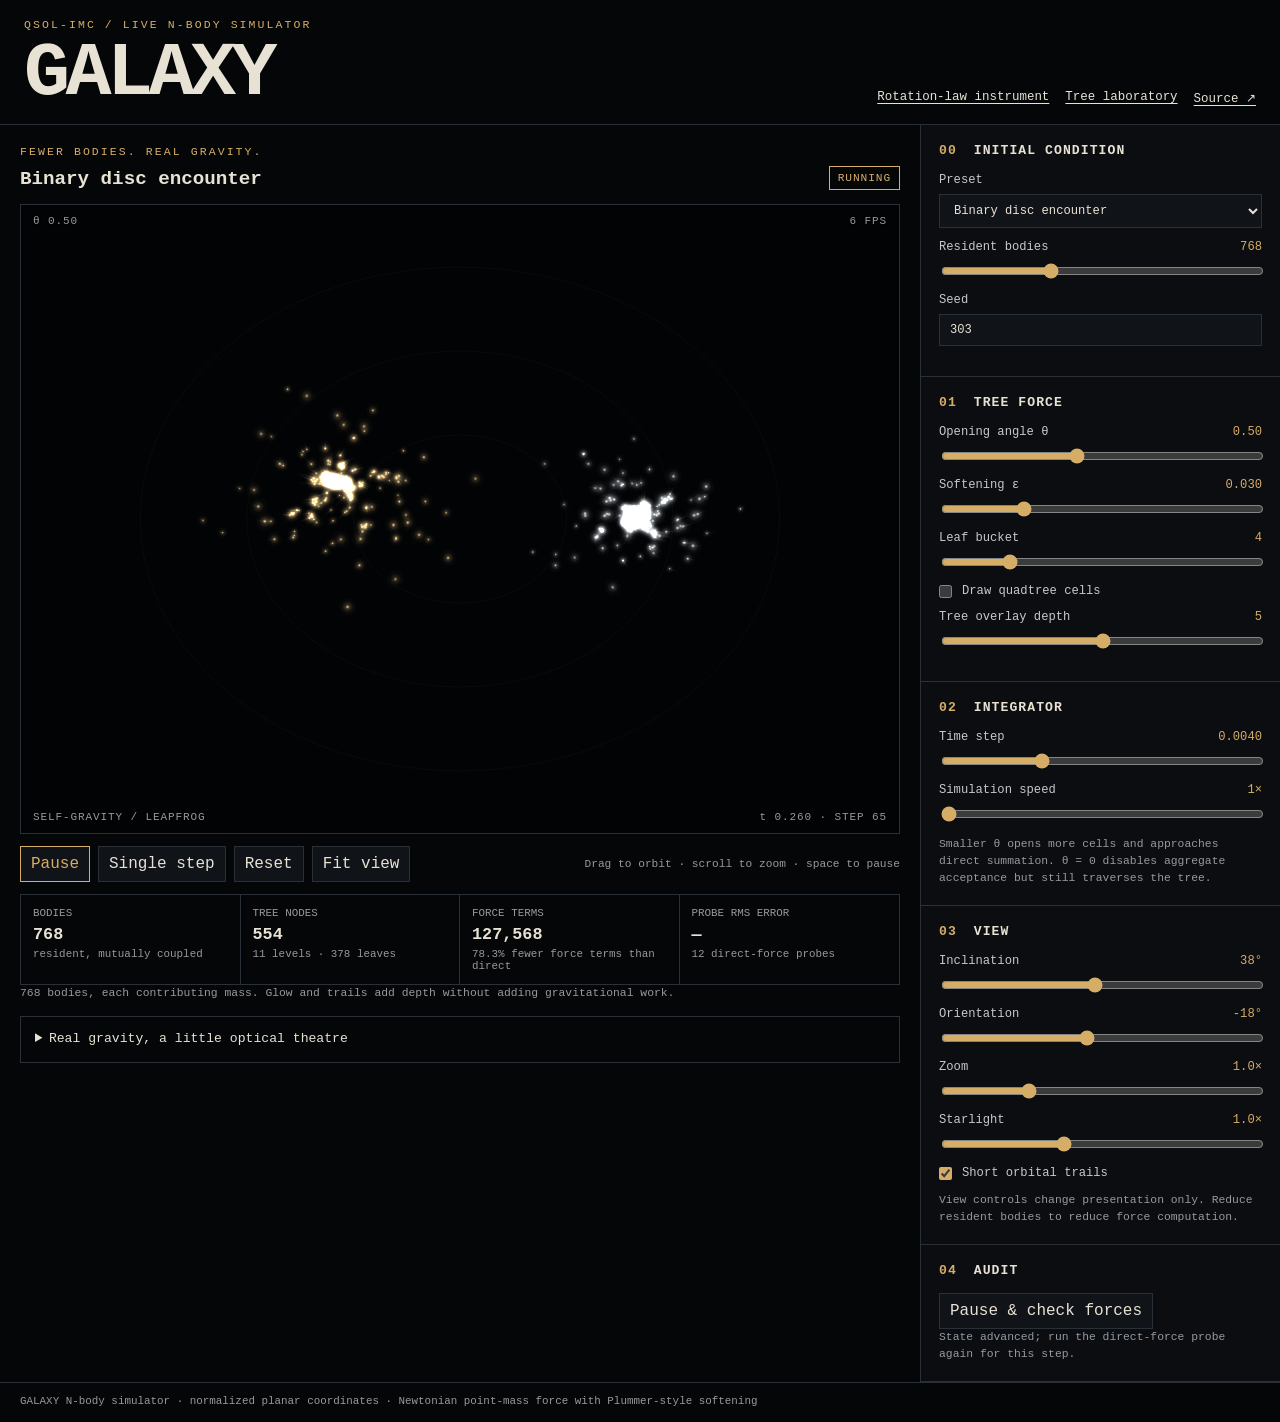
<file: index.html>
<!doctype html>
<!-- SPDX-License-Identifier: Apache-2.0 -->
<html lang="en">
<head>
  <meta charset="utf-8">
  <meta name="viewport" content="width=device-width, initial-scale=1">
  <meta name="color-scheme" content="dark">
  <meta name="description" content="GALAXY Barnes-Hut self-gravity laboratory: a deterministic planar N-body quadtree with leapfrog integration and direct-force error probes.">
  <meta http-equiv="Content-Security-Policy" content="default-src 'self'; script-src 'self'; style-src 'self'; img-src 'self' data:; object-src 'none'; base-uri 'none'">
  <title>GALAXY · N-body simulator</title>
  <link rel="stylesheet" href="barnes-hut.css">
  <script defer src="barnes-hut.js"></script>
  <script defer src="nbody-clock.js"></script>
  <script defer src="nbody-viz.js"></script>
</head>
<body>
  <header class="masthead">
    <div>
      <p class="eyebrow">QSOL-IMC / LIVE N-BODY SIMULATOR</p>
      <h1>GALAXY</h1>
    </div>
    <nav><a href="rotation-lab.html">Rotation-law instrument</a><a href="barnes-hut.html">Tree laboratory</a><a href="https://github.com/QSOLKCB/GALAXY">Source ↗</a></nav>
  </header>

  <main class="layout">
    <section class="field-panel" aria-label="Barnes-Hut N-body simulation">
      <div class="heading-row">
        <div><p class="eyebrow">FEWER BODIES. REAL GRAVITY.</p><h2 id="presetTitle">Binary disc encounter</h2></div>
        <span id="runBadge" class="chip">RUNNING</span>
      </div>
      <div class="canvas-wrap">
        <canvas id="nbodyCanvas" tabindex="0" width="1280" height="800" aria-label="Planar self-gravitating N-body system with optional Barnes-Hut quadtree overlay"></canvas>
        <div class="overlay top"><span id="thetaBadge">θ 0.50</span><span id="fpsReadout">— FPS</span></div>
        <div class="overlay bottom"><span>SELF-GRAVITY / LEAPFROG</span><span id="timeReadout">STEP 0</span></div>
      </div>
      <div class="transport">
        <button id="playToggle" class="primary" type="button">Pause</button>
        <button id="singleStep" type="button">Single step</button>
        <button id="reset" type="button">Reset</button>
        <button id="fitView" type="button">Fit view</button>
        <span class="gesture-note">Drag to orbit · scroll to zoom · space to pause</span>
      </div>

      <div class="readouts">
        <div><span>BODIES</span><strong id="bodyReadout">—</strong><small>resident, mutually coupled</small></div>
        <div><span>TREE NODES</span><strong id="nodeReadout">—</strong><small id="depthReadout">— depth</small></div>
        <div><span>FORCE TERMS</span><strong id="termReadout">—</strong><small id="reductionReadout">— vs direct</small></div>
        <div><span>PROBE RMS ERROR</span><strong id="errorReadout">—</strong><small>12 direct-force probes</small></div>
      </div>

      <p id="viewStatus" class="hint" role="status">768 bodies, each contributing mass. Glow and trails add depth without adding gravitational work.</p>
      <details class="note">
        <summary>Real gravity, a little optical theatre</summary>
        <p>Every displayed body participates in this planar N-body simulation. A deterministic Barnes–Hut quadtree approximates distant mass; a kick–drift–kick leapfrog integrator evolves positions and velocities. Bodies can pull, scatter and form tidal structures instead of following prescribed orbits.</p>
        <p>Soft luminous sprites and short position-history trails make a modest population look rich. They add no mass or hidden simulated stars. The 3D-looking inclination is a projection of a 2D physical system, in normalized units with G = 1.</p>
        <p>Physics targets 60 fixed steps per second at 1× speed. Under load it slows down rather than increasing the integration step or changing the population. This browser view is separate from the native GPU evidence programme.</p>
      </details>
    </section>

    <aside class="controls" aria-label="Barnes-Hut controls">
      <section>
        <h2><span>00</span> Initial condition</h2>
        <label>Preset
          <select id="preset">
            <option value="collision">Binary disc encounter</option>
            <option value="disc">Single rotating disc</option>
            <option value="cold">Cold collapse</option>
          </select>
        </label>
        <label>Resident bodies <output id="countValue" for="count">768</output>
          <input id="count" type="range" min="128" max="2048" step="128" value="768">
        </label>
        <label>Seed <input id="seed" type="number" min="1" max="4294967295" step="1" value="303"></label>
      </section>

      <section>
        <h2><span>01</span> Tree force</h2>
        <label>Opening angle θ <output id="thetaValue" for="theta">0.50</output>
          <input id="theta" type="range" min="0" max="1.2" step="0.05" value="0.5">
        </label>
        <label>Softening ε <output id="softeningValue" for="softening">0.030</output>
          <input id="softening" type="range" min="0.001" max="0.12" step="0.001" value="0.03">
        </label>
        <label>Leaf bucket <output id="bucketValue" for="bucket">4</output>
          <input id="bucket" type="range" min="1" max="16" step="1" value="4">
        </label>
        <label class="check"><input id="showTree" type="checkbox"> Draw quadtree cells</label>
        <label>Tree overlay depth <output id="treeDepthValue" for="treeDepth">5</output>
          <input id="treeDepth" type="range" min="1" max="9" step="1" value="5">
        </label>
      </section>

      <section>
        <h2><span>02</span> Integrator</h2>
        <label>Time step <output id="dtValue" for="dt">0.0040</output>
          <input id="dt" type="range" min="0.0005" max="0.012" step="0.0005" value="0.004">
        </label>
        <label>Simulation speed <output id="stepsValue" for="steps">1×</output>
          <input id="steps" type="range" min="1" max="4" step="1" value="1">
        </label>
        <p class="hint">Smaller θ opens more cells and approaches direct summation. θ = 0 disables aggregate acceptance but still traverses the tree.</p>
      </section>

      <section>
        <h2><span>03</span> View</h2>
        <label>Inclination <output id="tiltValue" for="tilt">38°</output>
          <input id="tilt" type="range" min="0" max="80" step="1" value="38">
        </label>
        <label>Orientation <output id="rotationValue" for="rotation">−18°</output>
          <input id="rotation" type="range" min="-180" max="180" step="1" value="-18">
        </label>
        <label>Zoom <output id="zoomValue" for="zoom">1.0×</output>
          <input id="zoom" type="range" min="0.3" max="3" step="0.1" value="1">
        </label>
        <label>Starlight <output id="lightValue" for="light">1.0×</output>
          <input id="light" type="range" min="0.4" max="2" step="0.1" value="1">
        </label>
        <label class="check"><input id="trails" type="checkbox" checked> Short orbital trails</label>
        <p class="hint">View controls change presentation only. Reduce resident bodies to reduce force computation.</p>
      </section>

      <section>
        <h2><span>04</span> Audit</h2>
        <button id="audit" type="button">Pause &amp; check forces</button>
        <p id="auditStatus" class="hint">The probe compares 12 deterministic bodies against exact all-pairs forces over the full resident set.</p>
      </section>
    </aside>
  </main>
  <footer>GALAXY N-body simulator · normalized planar coordinates · Newtonian point-mass force with Plummer-style softening</footer>
</body>
</html>
</file>
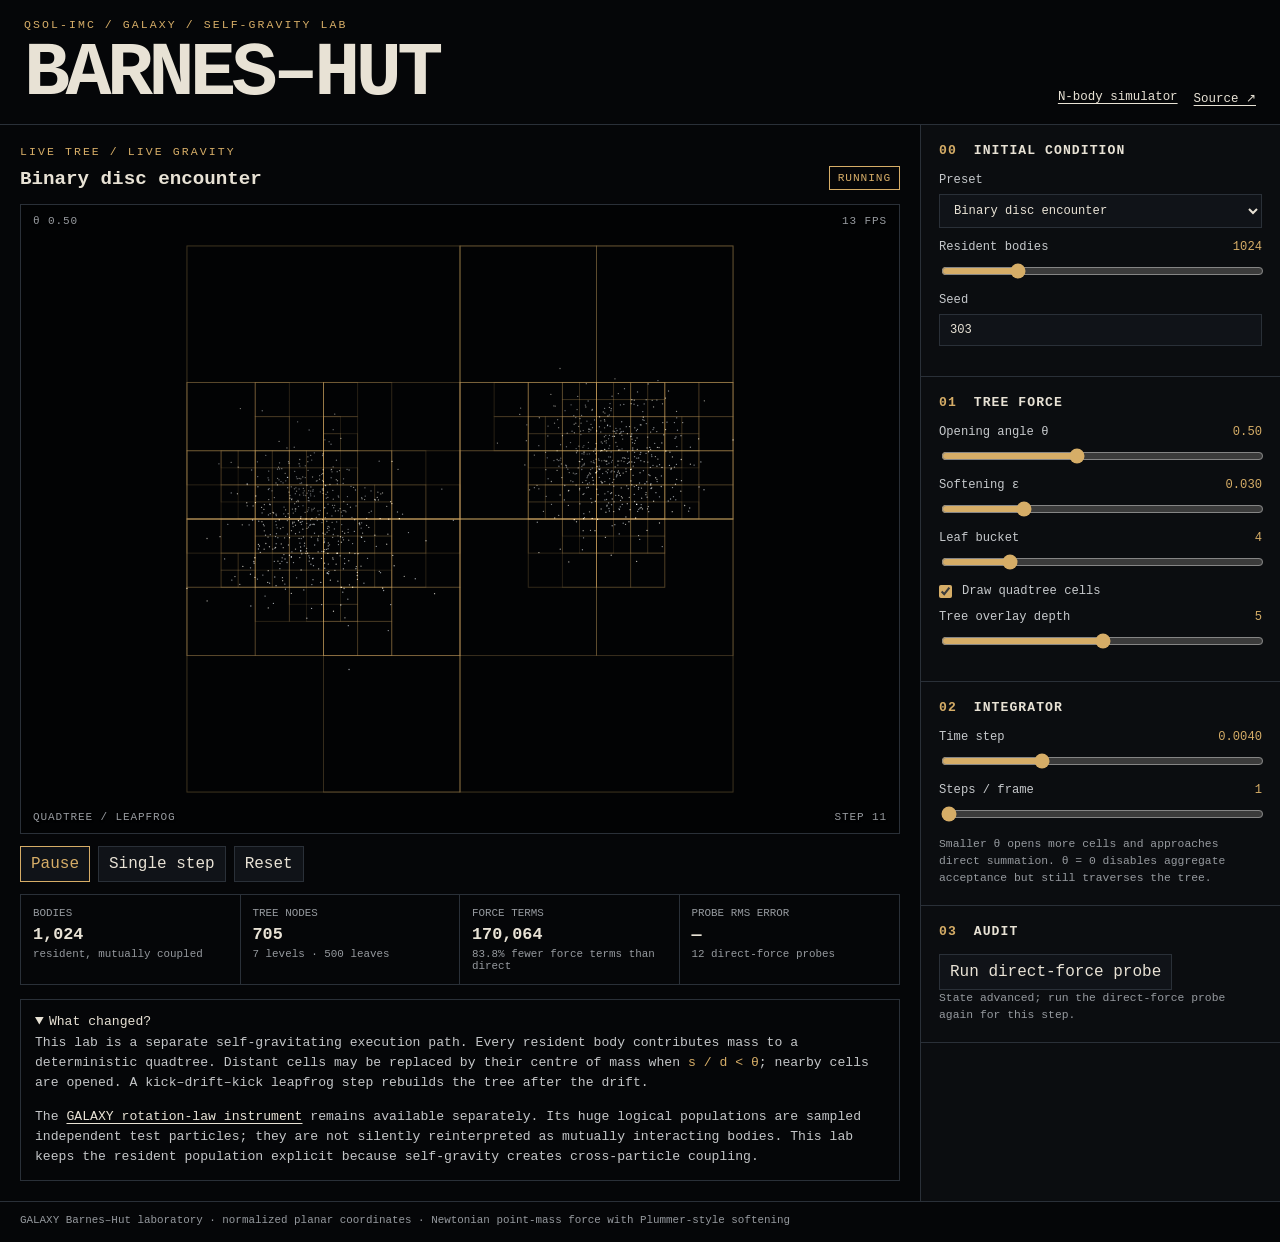
<file: barnes-hut.html>
<!doctype html>
<!-- SPDX-License-Identifier: Apache-2.0 -->
<html lang="en">
<head>
  <meta charset="utf-8">
  <meta name="viewport" content="width=device-width, initial-scale=1">
  <meta name="color-scheme" content="dark">
  <meta name="description" content="GALAXY Barnes-Hut self-gravity laboratory: a deterministic planar N-body quadtree with leapfrog integration and direct-force error probes.">
  <meta http-equiv="Content-Security-Policy" content="default-src 'self'; script-src 'self'; style-src 'self'; img-src 'self' data:; object-src 'none'; base-uri 'none'">
  <title>GALAXY · Barnes–Hut self-gravity lab</title>
  <link rel="stylesheet" href="barnes-hut.css">
  <script defer src="barnes-hut.js"></script>
  <script defer src="barnes-hut-viz.js"></script>
</head>
<body>
  <header class="masthead">
    <div>
      <p class="eyebrow">QSOL-IMC / GALAXY / SELF-GRAVITY LAB</p>
      <h1>BARNES–HUT</h1>
    </div>
    <nav><a href="index.html">N-body simulator</a><a href="https://github.com/QSOLKCB/GALAXY">Source ↗</a></nav>
  </header>

  <main class="layout">
    <section class="field-panel" aria-label="Barnes-Hut N-body simulation">
      <div class="heading-row">
        <div><p class="eyebrow">LIVE TREE / LIVE GRAVITY</p><h2 id="presetTitle">Binary disc encounter</h2></div>
        <span id="runBadge" class="chip">RUNNING</span>
      </div>
      <div class="canvas-wrap">
        <canvas id="nbodyCanvas" width="1280" height="800" aria-label="Planar self-gravitating N-body system with optional Barnes-Hut quadtree overlay"></canvas>
        <div class="overlay top"><span id="thetaBadge">θ 0.50</span><span id="fpsReadout">— FPS</span></div>
        <div class="overlay bottom"><span>QUADTREE / LEAPFROG</span><span id="timeReadout">STEP 0</span></div>
      </div>
      <div class="transport">
        <button id="playToggle" class="primary" type="button">Pause</button>
        <button id="singleStep" type="button">Single step</button>
        <button id="reset" type="button">Reset</button>
      </div>

      <div class="readouts">
        <div><span>BODIES</span><strong id="bodyReadout">—</strong><small>resident, mutually coupled</small></div>
        <div><span>TREE NODES</span><strong id="nodeReadout">—</strong><small id="depthReadout">— depth</small></div>
        <div><span>FORCE TERMS</span><strong id="termReadout">—</strong><small id="reductionReadout">— vs direct</small></div>
        <div><span>PROBE RMS ERROR</span><strong id="errorReadout">—</strong><small>12 direct-force probes</small></div>
      </div>

      <details class="note" open>
        <summary>What changed?</summary>
        <p>This lab is a separate self-gravitating execution path. Every resident body contributes mass to a deterministic quadtree. Distant cells may be replaced by their centre of mass when <code>s / d &lt; θ</code>; nearby cells are opened. A kick–drift–kick leapfrog step rebuilds the tree after the drift.</p>
        <p>The <a href="rotation-lab.html">GALAXY rotation-law instrument</a> remains available separately. Its huge logical populations are sampled independent test particles; they are not silently reinterpreted as mutually interacting bodies. This lab keeps the resident population explicit because self-gravity creates cross-particle coupling.</p>
      </details>
    </section>

    <aside class="controls" aria-label="Barnes-Hut controls">
      <section>
        <h2><span>00</span> Initial condition</h2>
        <label>Preset
          <select id="preset">
            <option value="collision">Binary disc encounter</option>
            <option value="disc">Single rotating disc</option>
            <option value="cold">Cold collapse</option>
          </select>
        </label>
        <label>Resident bodies <output id="countValue" for="count">1024</output>
          <input id="count" type="range" min="128" max="4096" step="128" value="1024">
        </label>
        <label>Seed <input id="seed" type="number" min="1" max="4294967295" step="1" value="303"></label>
      </section>

      <section>
        <h2><span>01</span> Tree force</h2>
        <label>Opening angle θ <output id="thetaValue" for="theta">0.50</output>
          <input id="theta" type="range" min="0" max="1.2" step="0.05" value="0.5">
        </label>
        <label>Softening ε <output id="softeningValue" for="softening">0.030</output>
          <input id="softening" type="range" min="0.001" max="0.12" step="0.001" value="0.03">
        </label>
        <label>Leaf bucket <output id="bucketValue" for="bucket">4</output>
          <input id="bucket" type="range" min="1" max="16" step="1" value="4">
        </label>
        <label class="check"><input id="showTree" type="checkbox" checked> Draw quadtree cells</label>
        <label>Tree overlay depth <output id="treeDepthValue" for="treeDepth">5</output>
          <input id="treeDepth" type="range" min="1" max="9" step="1" value="5">
        </label>
      </section>

      <section>
        <h2><span>02</span> Integrator</h2>
        <label>Time step <output id="dtValue" for="dt">0.0040</output>
          <input id="dt" type="range" min="0.0005" max="0.012" step="0.0005" value="0.004">
        </label>
        <label>Steps / frame <output id="stepsValue" for="steps">1</output>
          <input id="steps" type="range" min="1" max="4" step="1" value="1">
        </label>
        <p class="hint">Smaller θ opens more cells and approaches direct summation. θ = 0 disables aggregate acceptance but still traverses the tree.</p>
      </section>

      <section>
        <h2><span>03</span> Audit</h2>
        <button id="audit" type="button">Run direct-force probe</button>
        <p id="auditStatus" class="hint">The probe compares 12 deterministic bodies against exact all-pairs forces over the full resident set.</p>
      </section>
    </aside>
  </main>
  <footer>GALAXY Barnes–Hut laboratory · normalized planar coordinates · Newtonian point-mass force with Plummer-style softening</footer>
</body>
</html>
</file>
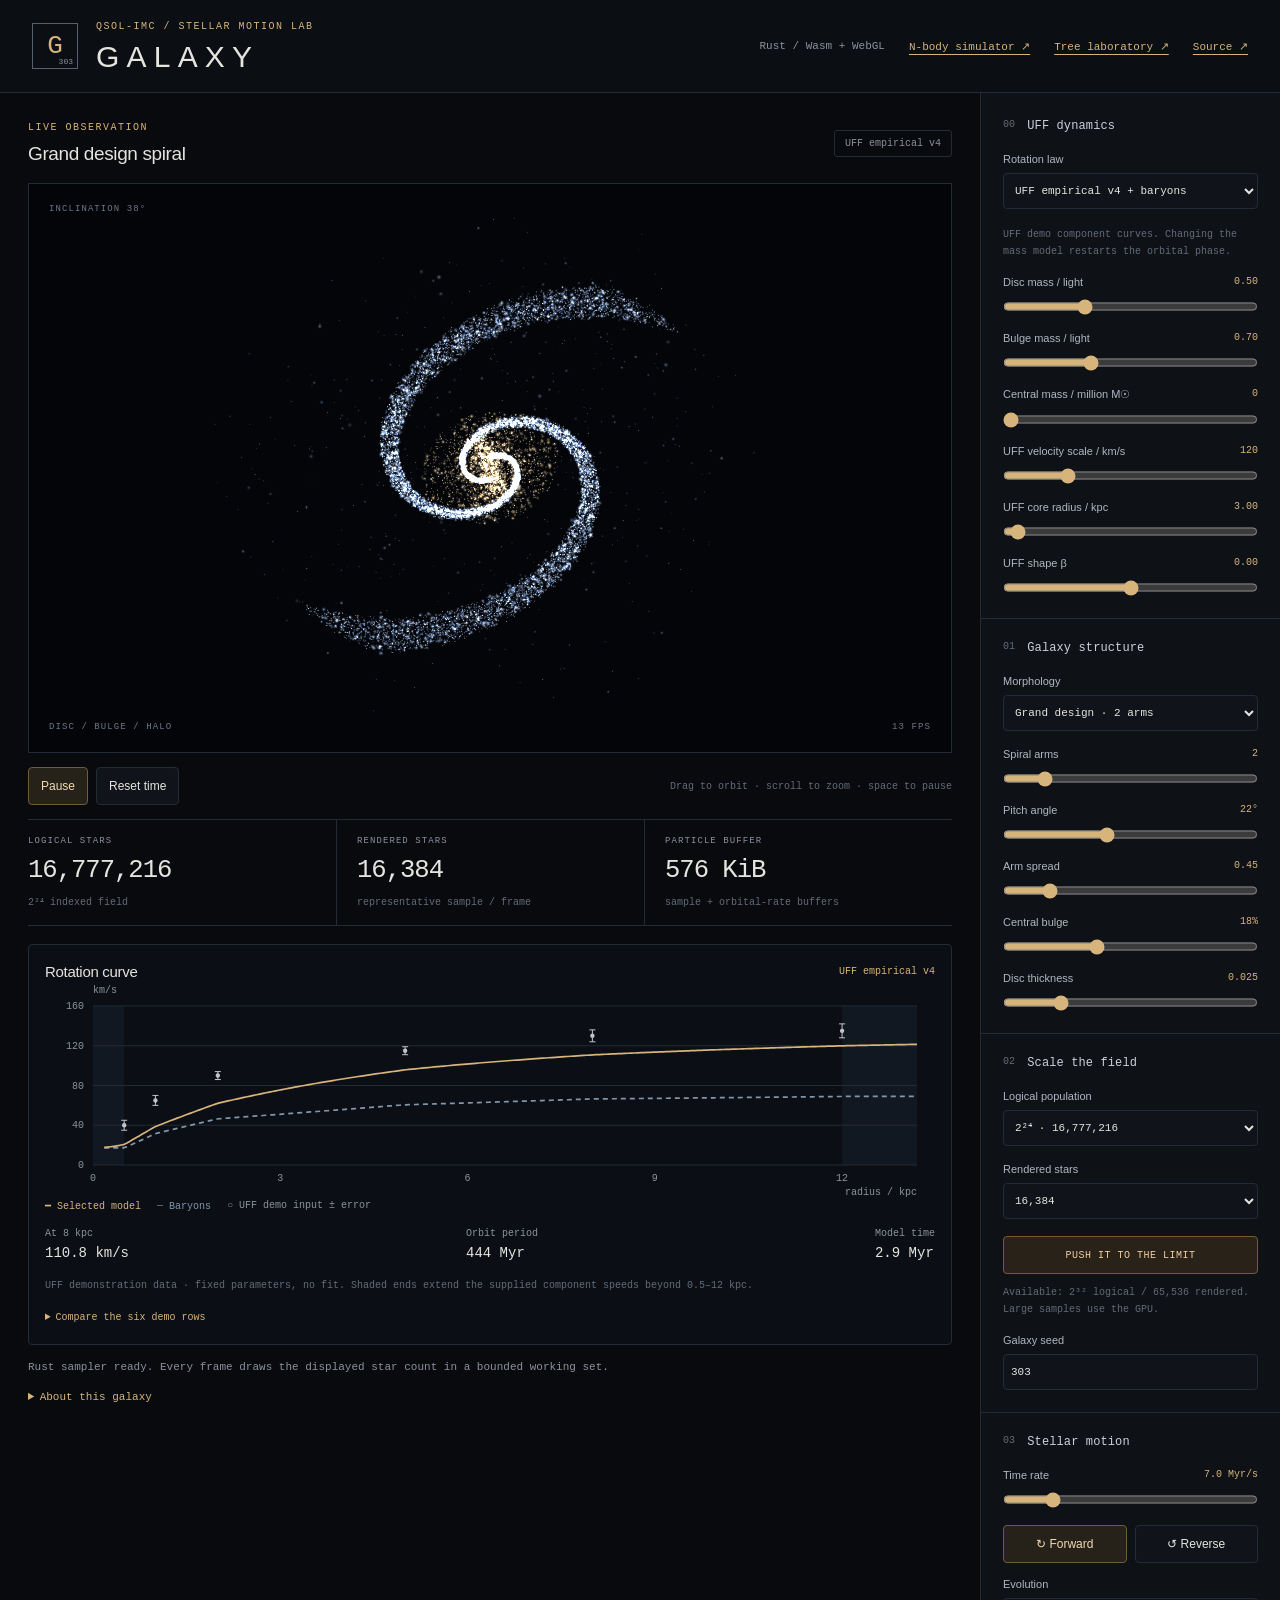
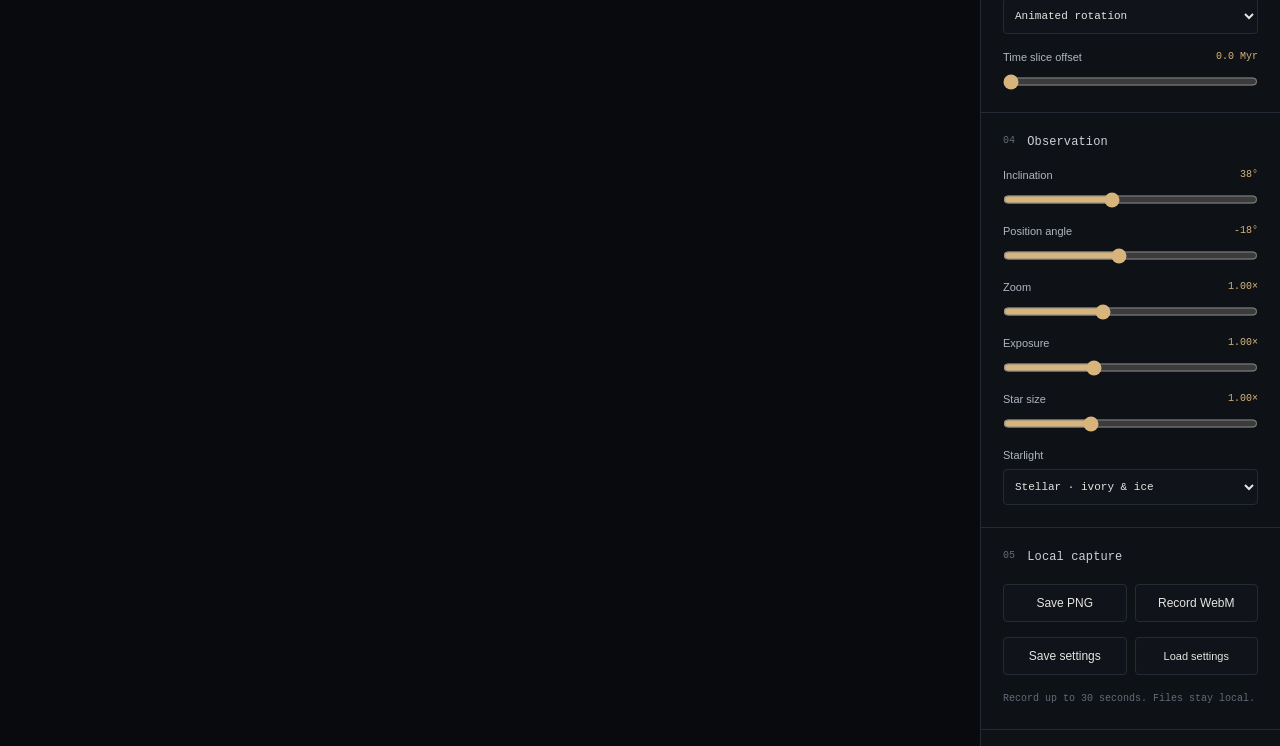
<file: rotation-lab.html>
<!doctype html>
<!-- SPDX-License-Identifier: MPL-2.0 -->
<html lang="en">
<head>
  <meta charset="utf-8">
  <meta name="viewport" content="width=device-width, initial-scale=1">
  <meta name="color-scheme" content="dark">
  <meta name="description" content="An offline galaxy instrument driven by UFF rotation curves, baryonic data and configurable mass models, with Rust and WebGL star sampling.">
  <meta http-equiv="Content-Security-Policy" content="default-src 'self'; script-src 'self' 'wasm-unsafe-eval'; style-src 'self'; img-src 'self' data: blob:; media-src blob:; connect-src 'self'; object-src 'none'; base-uri 'none'">
  <title>GALAXY · Stellar motion lab</title>
  <link rel="stylesheet" href="style.css">
  <script defer src="data/uff-demo.js"></script>
  <script defer src="uff-physics.js"></script>
  <script defer src="galaxy-core.js"></script>
  <script defer src="wasm/galaxy-wasm.js"></script>
  <script defer src="renderer.js"></script>
  <script defer src="rotation-curve.js"></script>
  <script defer src="app.js"></script>
</head>
<body>
  <header class="masthead">
    <div class="brand-mark" aria-hidden="true">G<span>303</span></div>
    <div class="brand-copy"><p class="eyebrow">QSOL-IMC / STELLAR MOTION LAB</p><h1>GALAXY</h1></div>
    <div class="header-status"><span id="engineStatus" class="status-chip">Starting field…</span><a href="index.html">N-body simulator ↗</a><a href="barnes-hut.html">Tree laboratory ↗</a><a href="https://github.com/QSOLKCB/GALAXY">Source ↗</a></div>
  </header>
  <main class="app-shell">
    <section class="observatory" aria-label="Galaxy simulation">
      <div class="field-heading"><div><p class="eyebrow">LIVE OBSERVATION</p><h2 id="fieldTitle">Grand design spiral</h2></div><span id="motionBadge">Differential rotation</span></div>
      <div id="canvasStage" class="canvas-stage">
        <canvas id="fieldCanvas" tabindex="0" aria-label="Spinning spiral galaxy. Drag to change inclination and orientation; use the labelled controls for keyboard adjustments.">Your browser needs Canvas support to display the galaxy.</canvas>
        <div class="field-overlay top"><span id="projectionBadge">INCLINATION 38°</span><span id="recordingBadge" hidden>REC</span></div>
        <div class="field-overlay bottom"><span>DISC / BULGE / HALO</span><span id="fpsReadout">— FPS</span></div>
      </div>
      <div class="transport"><button id="playToggle" class="primary" type="button" aria-pressed="true">Pause</button><button id="resetField" type="button">Reset phase</button><span class="gesture-note">Drag to orbit · scroll to zoom · space to pause</span></div>
      <div class="readout-grid" aria-label="Particle accounting">
        <div><span>LOGICAL STARS</span><strong id="logicalReadout">16,777,216</strong><small id="topologyReadout">2²⁴ indexed field</small></div>
        <div><span>RENDERED STARS</span><strong id="renderedReadout">—</strong><small>representative sample / frame</small></div>
        <div><span>PARTICLE BUFFER</span><strong id="memoryReadout">—</strong><small>sample + orbital-rate buffers</small></div>
      </div>
      <section id="rotationPanel" class="rotation-panel" aria-label="UFF rotation curve">
        <div class="curve-heading"><h2>Rotation curve</h2><span id="physicsBadge">UFF empirical v4</span></div>
        <canvas id="rotationCanvas" role="img" aria-label="Galaxy circular velocity in kilometres per second against radius in kiloparsecs"></canvas>
        <div class="curve-legend"><span>━ Selected model</span><span>┄ Baryons</span><span>○ UFF demo input ± error</span></div>
        <div class="physics-readouts"><span>At 8 kpc <b id="velocityReadout">—</b></span><span>Orbit period <b id="periodReadout">—</b></span><span>Model time <b id="physicsTime">0 Myr</b></span></div>
        <p class="control-note">UFF demonstration data · fixed parameters, no fit. Shaded ends extend the supplied component speeds beyond 0.5–12 kpc.</p>
        <details><summary>Compare the six demo rows</summary><table><thead><tr><th>Radius (kpc)</th><th>Demo ± error (km/s)</th><th>Model (km/s)</th></tr></thead><tbody>
          <tr><td>0.5</td><td>40 ± 5</td><td id="modelRow0">—</td></tr>
          <tr><td>1.0</td><td>65 ± 5</td><td id="modelRow1">—</td></tr>
          <tr><td>2.0</td><td>90 ± 4</td><td id="modelRow2">—</td></tr>
          <tr><td>5.0</td><td>115 ± 4</td><td id="modelRow3">—</td></tr>
          <tr><td>8.0</td><td>130 ± 6</td><td id="modelRow4">—</td></tr>
          <tr><td>12.0</td><td>135 ± 7</td><td id="modelRow5">—</td></tr>
        </tbody></table></details>
      </section>
      <p id="status" class="status-note" role="status" aria-live="polite">Preparing the deterministic star field.</p>
      <details class="model-note"><summary>About this galaxy</summary><p>The UFF modes use gas, disc and bulge component curves to calculate circular speeds, with a selectable halo or acceleration law and an optional central mass. Those speeds drive the stars’ orbits. The original visual mode retains its adjustable shear.</p><p>The star distribution remains an authored disc, bulge and halo. Morphology controls change that display geometry; mass-to-light controls change the dynamics. Logical stars describe a sampled population. Only the rendered count is drawn.</p><p>UFF’s demo table is an included example, not an identified observational catalogue. <a href="https://github.com/QSOLKCB/UFF/blob/596cd732df61587aa1a9801cad1ec13483b1347f/docs/MODELS.md">Source equations and model definitions ↗</a></p></details>
    </section>
    <aside class="control-rack" aria-label="Galaxy controls">
      <section class="rack-section"><h2 class="section-label"><span>00</span>UFF dynamics</h2>
        <label for="dynamics">Rotation law<select id="dynamics"><option value="uff-empirical">UFF empirical v4 + baryons</option><option value="baryons">Newtonian baryons</option><option value="nfw">NFW halo + baryons</option><option value="burkert">Burkert halo + baryons</option><option value="mond-rar">MOND / RAR</option><option value="legacy">Original visual rotation</option></select></label>
        <p id="dynamicsNote" class="control-note">Changing the mass model restarts the orbital phase.</p>
        <div id="physicalParameters">
          <label for="diskML">Disc mass / light<output id="diskMLValue" for="diskML">0.50</output><input id="diskML" type="range" min="0.05" max="1.5" step="0.05" value="0.5"></label>
          <label for="bulgeML">Bulge mass / light<output id="bulgeMLValue" for="bulgeML">0.70</output><input id="bulgeML" type="range" min="0.05" max="2" step="0.05" value="0.7"></label>
          <label for="blackHoleMillion">Central mass / million M☉<output id="blackHoleMillionValue" for="blackHoleMillion">0</output><input id="blackHoleMillion" type="range" min="0" max="1000" step="1" value="0"></label>
          <div id="uffParameters">
            <label for="uffVInf">UFF velocity scale / km/s<output id="uffVInfValue" for="uffVInf">120</output><input id="uffVInf" type="range" min="0" max="500" step="1" value="120"></label>
            <label for="uffCore">UFF core radius / kpc<output id="uffCoreValue" for="uffCore">3.00</output><input id="uffCore" type="range" min="0.02" max="100" step="0.01" value="3"></label>
            <label for="uffBeta">UFF shape β<output id="uffBetaValue" for="uffBeta">0.00</output><input id="uffBeta" type="range" min="-1" max="1" step="0.01" value="0"></label>
          </div>
          <div id="nfwParameters" hidden>
            <label for="haloLogMass">NFW log₁₀ M₂₀₀ / M☉<output id="haloLogMassValue" for="haloLogMass">11.50</output><input id="haloLogMass" type="range" min="8" max="14.5" step="0.05" value="11.5"></label>
            <label for="haloConcentration">NFW concentration<output id="haloConcentrationValue" for="haloConcentration">10.00</output><input id="haloConcentration" type="range" min="1" max="40" step="0.5" value="10"></label>
          </div>
          <div id="burkertParameters" hidden>
            <label for="burkertLogDensity">Burkert log₁₀ ρ₀ / M☉ kpc⁻³<output id="burkertLogDensityValue" for="burkertLogDensity">7.50</output><input id="burkertLogDensity" type="range" min="4" max="11" step="0.05" value="7.5"></label>
            <label for="burkertCore">Burkert core radius / kpc<output id="burkertCoreValue" for="burkertCore">5.00</output><input id="burkertCore" type="range" min="0.05" max="100" step="0.05" value="5"></label>
          </div>
          <div id="mondParameters" hidden><label for="mondA0">MOND a₀ / 10⁻¹⁰ m s⁻²<output id="mondA0Value" for="mondA0">1.20</output><input id="mondA0" type="range" min="0.03" max="6.3" step="0.01" value="1.2"></label></div>
        </div>
      </section>
      <section class="rack-section"><h2 class="section-label"><span>01</span>Galaxy structure</h2>
        <label for="profile">Morphology<select id="profile"><option value="grand">Grand design · 2 arms</option><option value="pinwheel">Pinwheel · 4 arms</option><option value="flocculent">Flocculent · 6 arms</option><option value="edge">Edge-on disc</option><option value="custom">Custom galaxy</option></select></label>
        <label for="arms">Spiral arms<output id="armsValue" for="arms">2</output><input id="arms" type="range" min="1" max="8" step="1" value="2"></label>
        <label for="pitch">Pitch angle<output id="pitchValue" for="pitch">22°</output><input id="pitch" type="range" min="10" max="40" step="1" value="22"></label>
        <label for="scatter">Arm spread<output id="scatterValue" for="scatter">0.45</output><input id="scatter" type="range" min="0.05" max="2.5" step="0.05" value="0.45"></label>
        <label for="bulge">Central bulge<output id="bulgeValue" for="bulge">18%</output><input id="bulge" type="range" min="0" max="0.5" step="0.01" value="0.18"></label>
        <label for="thickness">Disc thickness<output id="thicknessValue" for="thickness">0.025</output><input id="thickness" type="range" min="0" max="0.12" step="0.005" value="0.025"></label>
      </section>
      <section class="rack-section"><h2 class="section-label"><span>02</span>Scale the field</h2>
        <label for="logicalCount">Logical population<select id="logicalCount"><option value="65536">2¹⁶ · 65,536</option><option value="1048576">2²⁰ · 1,048,576</option><option value="16777216" selected>2²⁴ · 16,777,216</option><option value="268435456" disabled>2²⁸ · 268,435,456</option><option value="4294967296" disabled>2³² · 4,294,967,296</option></select></label>
        <label for="renderedCount">Rendered stars<select id="renderedCount"><option value="256">256</option><option value="512">512</option><option value="1024">1,024 · VORTEX ceiling</option><option value="4096" disabled>4,096</option><option value="16384" disabled>16,384</option><option value="32768" disabled>32,768</option><option value="65536" disabled>65,536</option></select></label>
        <button id="pushLimit" class="limit-button" type="button">PUSH IT TO THE LIMIT</button>
        <p id="capacityNote" class="control-note">Larger fields become available when the accelerated engine is ready.</p>
        <label for="seed">Galaxy seed<input id="seed" type="number" min="0" max="4294967295" step="1" value="303"></label>
      </section>
      <section class="rack-section"><h2 class="section-label"><span>03</span>Stellar motion</h2>
        <label for="speed"><span id="speedLabel">Time rate</span><output id="speedValue" for="speed">0.35×</output><input id="speed" type="range" min="0" max="2" step="0.01" value="0.35"></label>
        <label id="shearControl" for="shear">Differential shear<output id="shearValue" for="shear">35%</output><input id="shear" type="range" min="0" max="1" step="0.01" value="0.35"></label>
        <div class="button-pair" role="group" aria-label="Spin direction"><button id="rotateCW" type="button" aria-pressed="true">↻ Forward</button><button id="rotateCCW" type="button" aria-pressed="false">↺ Reverse</button></div>
        <label for="evolution">Evolution<select id="evolution"><option value="animated">Animated rotation</option><option value="phase">Timeless phase slice</option></select></label>
        <label for="phase"><span id="phaseLabel">Time slice offset</span><output id="phaseValue" for="phase">0 Myr</output><input id="phase" type="range" min="0" max="360" step="1" value="0"></label>
      </section>
      <section class="rack-section"><h2 class="section-label"><span>04</span>Observation</h2>
        <label for="inclination">Inclination<output id="inclinationValue" for="inclination">38°</output><input id="inclination" type="range" min="0" max="90" step="1" value="38"></label>
        <label for="rotation">Position angle<output id="rotationValue" for="rotation">−18°</output><input id="rotation" type="range" min="-180" max="180" step="1" value="-18"></label>
        <label for="zoom">Zoom<output id="zoomValue" for="zoom">1.00×</output><input id="zoom" type="range" min="0.5" max="1.8" step="0.01" value="1"></label>
        <label for="exposure">Exposure<output id="exposureValue" for="exposure">1.00×</output><input id="exposure" type="range" min="0.2" max="2.5" step="0.05" value="1"></label>
        <label for="starSize">Star size<output id="starSizeValue" for="starSize">1.00×</output><input id="starSize" type="range" min="0.5" max="2" step="0.05" value="1"></label>
        <label for="palette">Starlight<select id="palette"><option value="stellar">Stellar · ivory & ice</option><option value="ember">Ember · warm white</option><option value="silver">Silver · monochrome</option></select></label>
      </section>
      <section class="rack-section"><h2 class="section-label"><span>05</span>Local capture</h2>
        <div class="button-pair"><button id="snapshot" type="button">Save PNG</button><button id="record" type="button">Record WebM</button></div>
        <div class="button-pair"><button id="exportState" type="button">Save settings</button><label class="file-button" for="importState">Load settings<input id="importState" type="file" accept=".json,application/json"></label></div>
        <p id="captureStatus" class="control-note" role="status">Record up to 30 seconds. Files stay local.</p>
      </section>
    </aside>
  </main>
  <noscript><p class="status-note">Enable JavaScript to run the galaxy simulation.</p></noscript>
</body>
</html>
</file>
<file: barnes-hut.css>
/* SPDX-License-Identifier: Apache-2.0 */
:root {
  color-scheme: dark;
  --bg: #050608;
  --panel: #0b0d10;
  --panel2: #101318;
  --line: #2a3038;
  --text: #e8e2d5;
  --muted: #969a9f;
  --hot: #d6ad67;
  --cold: #8b949e;
  font-family: ui-monospace, "SFMono-Regular", Consolas, "Liberation Mono", monospace;
}
* { box-sizing: border-box; }
body { margin: 0; background: var(--bg); color: var(--text); min-height: 100vh; }
a { color: var(--text); text-underline-offset: 0.22em; }
button, input, select { font: inherit; }
.masthead { min-height: 88px; padding: 18px 24px; border-bottom: 1px solid var(--line); display: flex; align-items: end; justify-content: space-between; gap: 18px; }
h1, h2, p { margin-top: 0; }
h1 { margin-bottom: 0; font-size: clamp(2rem, 6vw, 4.8rem); letter-spacing: -0.06em; line-height: 0.85; }
.eyebrow { color: var(--hot); font-size: 0.72rem; letter-spacing: 0.18em; text-transform: uppercase; margin-bottom: 10px; }
nav { display: flex; flex-wrap: wrap; gap: 16px; font-size: 0.78rem; }
.layout { display: grid; grid-template-columns: minmax(0, 1fr) minmax(280px, 360px); min-height: calc(100vh - 128px); }
.field-panel { padding: 20px; min-width: 0; }
.heading-row { display: flex; align-items: end; justify-content: space-between; gap: 16px; }
.heading-row h2 { margin-bottom: 0; font-size: 1.2rem; }
.chip { border: 1px solid var(--hot); color: var(--hot); padding: 5px 8px; font-size: 0.7rem; letter-spacing: 0.08em; }
.canvas-wrap { position: relative; margin-top: 14px; min-height: 480px; height: min(70vh, 760px); border: 1px solid var(--line); background: #020304; overflow: hidden; }
canvas { width: 100%; height: 100%; display: block; }
.overlay { position: absolute; left: 12px; right: 12px; display: flex; justify-content: space-between; pointer-events: none; font-size: 0.69rem; letter-spacing: 0.08em; color: var(--muted); text-shadow: 0 1px 2px #000; }
.overlay.top { top: 10px; }
.overlay.bottom { bottom: 10px; }
.transport { display: flex; gap: 8px; padding: 12px 0; flex-wrap: wrap; }
button, select, input[type="number"] { border: 1px solid var(--line); background: var(--panel2); color: var(--text); padding: 8px 10px; }
button { cursor: pointer; }
button.primary { border-color: var(--hot); color: var(--hot); }
.readouts { display: grid; grid-template-columns: repeat(4, minmax(0, 1fr)); border: 1px solid var(--line); }
.readouts div { padding: 12px; border-right: 1px solid var(--line); min-width: 0; }
.readouts div:last-child { border-right: 0; }
.readouts span, .readouts small { display: block; color: var(--muted); font-size: 0.68rem; }
.readouts strong { display: block; margin: 6px 0 4px; font-size: 1.05rem; overflow-wrap: anywhere; }
.note { margin-top: 14px; border: 1px solid var(--line); padding: 12px 14px; color: #c4c6c8; font-size: 0.82rem; line-height: 1.55; }
.note summary { color: var(--text); cursor: pointer; }
.note p:last-child { margin-bottom: 0; }
.controls { border-left: 1px solid var(--line); background: var(--panel); }
.controls section { padding: 18px; border-bottom: 1px solid var(--line); }
.controls h2 { font-size: 0.82rem; letter-spacing: 0.08em; text-transform: uppercase; margin-bottom: 15px; }
.controls h2 span { color: var(--hot); margin-right: 8px; }
.controls label { display: grid; grid-template-columns: 1fr auto; gap: 7px 10px; align-items: center; margin: 12px 0; font-size: 0.76rem; color: #c6c9cc; }
.controls label input[type="range"], .controls label select, .controls label input[type="number"] { grid-column: 1 / -1; width: 100%; }
.controls output { color: var(--hot); }
.controls .check { grid-template-columns: auto 1fr; justify-content: start; }
.controls .check input { margin: 0; }
.hint { color: var(--muted); font-size: 0.71rem; line-height: 1.5; margin-bottom: 0; }
code { color: var(--hot); }
footer { min-height: 40px; border-top: 1px solid var(--line); color: var(--muted); padding: 12px 20px; font-size: 0.68rem; }
@media (max-width: 900px) {
  .layout { grid-template-columns: 1fr; }
  .controls { border-left: 0; border-top: 1px solid var(--line); }
  .readouts { grid-template-columns: repeat(2, 1fr); }
  .readouts div:nth-child(2) { border-right: 0; }
  .readouts div:nth-child(-n+2) { border-bottom: 1px solid var(--line); }
  .canvas-wrap { height: 62vh; min-height: 380px; }
}
@media (max-width: 560px) {
  .masthead { align-items: start; flex-direction: column; }
  .field-panel { padding: 12px; }
  .readouts { grid-template-columns: 1fr; }
  .readouts div { border-right: 0; border-bottom: 1px solid var(--line); }
  .readouts div:last-child { border-bottom: 0; }
}

/* N-body observatory controls. */
.gesture-note { color: var(--muted); font-size: 0.7rem; align-self: center; margin-left: auto; }
#nbodyCanvas { touch-action: none; cursor: grab; }
#nbodyCanvas:active { cursor: grabbing; }
:focus-visible { outline: 2px solid var(--hot); outline-offset: 3px; }
input[type="range"], input[type="checkbox"] { accent-color: var(--hot); }
@media (max-width: 560px) {
  .gesture-note { margin-left: 0; width: 100%; line-height: 1.5; }
}
</file>
<file: style.css>
/* SPDX-License-Identifier: MPL-2.0 */
/* Adapted from VORTEX's offline instrument layout and control styles. */
:root{color-scheme:dark;--background:#080a0d;--surface:#0e1116;--ink:#e6e4df;--muted:#8c929d;--dim:#626b79;--line:#252b34;--accent:#d7b47c;--sans:Inter,ui-sans-serif,-apple-system,BlinkMacSystemFont,"Segoe UI",sans-serif;--mono:"Cascadia Mono","SFMono-Regular",Consolas,monospace}
*{box-sizing:border-box}[hidden]{display:none!important}
html{min-width:320px;background:var(--background);color:var(--ink);font-family:var(--sans)}body{margin:0;min-width:320px}button,input,select{font:inherit}button,select,.file-button,input[type=number]{border:1px solid var(--line);color:var(--ink);background:#10141a;border-radius:4px}button,.file-button{min-height:38px;padding:9px 12px;cursor:pointer;font-size:12px}button:hover,.file-button:hover{background:#1b222c;border-color:#485465}button:disabled{opacity:.4;cursor:not-allowed}button:focus-visible,select:focus-visible,input:focus-visible,a:focus-visible,summary:focus-visible,canvas:focus-visible,.file-button:focus-within{outline:2px solid var(--accent);outline-offset:3px}button.primary,button[aria-pressed=true]{border-color:#705b3d;color:#f1d9b2;background:#272219}a{color:var(--accent);text-underline-offset:4px}h1,h2,p{margin-top:0}h1{font-size:30px;font-weight:500;letter-spacing:.24em;margin:0;line-height:1}h2{font-size:19px;font-weight:500;letter-spacing:-.02em;margin-bottom:0}.eyebrow{font:10px/1.4 var(--mono);letter-spacing:.15em;color:var(--accent);margin:0 0 8px}.masthead{height:93px;border-bottom:1px solid var(--line);display:flex;align-items:center;gap:18px;padding:18px 32px;background:#0b0e13}.brand-mark{width:46px;height:46px;border:1px solid #566071;display:grid;place-content:center;font:26px var(--mono);color:var(--accent);position:relative}.brand-mark span{position:absolute;bottom:2px;right:4px;font:8px var(--mono);color:var(--muted)}.header-status{margin-left:auto;display:flex;align-items:center;gap:24px;font:11px var(--mono)}.status-chip{color:var(--muted)}.app-shell{display:grid;grid-template-columns:minmax(0,1fr) 300px;max-width:2000px;margin:auto}.observatory{padding:28px 28px 18px;min-width:0;position:sticky;top:0;align-self:start}.field-heading{display:flex;align-items:center;justify-content:space-between;gap:12px;margin-bottom:18px}.field-heading>span{font:10px var(--mono);color:var(--muted);border:1px solid var(--line);padding:7px 10px;border-radius:3px}.canvas-stage{position:relative;background:#030509;border:1px solid var(--line);height:clamp(300px,56vw,calc(100dvh - 330px));min-height:300px;overflow:hidden}canvas{display:block;width:100%;height:100%;touch-action:none;cursor:grab}canvas:active{cursor:grabbing}.field-overlay{position:absolute;left:20px;right:20px;pointer-events:none;display:flex;justify-content:space-between;align-items:center;font:9px var(--mono);letter-spacing:.12em;color:#6d788a}.field-overlay.top{top:20px}.field-overlay.bottom{bottom:20px}#recordingBadge{color:#f2a79b}.transport{display:flex;gap:8px;align-items:center;padding:14px 0}.gesture-note{margin-left:auto;font:10px var(--mono);color:var(--dim)}.readout-grid{display:grid;grid-template-columns:repeat(3,minmax(0,1fr));border-top:1px solid var(--line);border-bottom:1px solid var(--line)}.readout-grid>div{padding:16px 14px 16px 0}.readout-grid>div+div{border-left:1px solid var(--line);padding-left:20px}.readout-grid span{display:block;font:9px var(--mono);letter-spacing:.12em;color:var(--muted)}.readout-grid strong{display:block;font:clamp(17px,2vw,28px) var(--mono);margin:10px 0 6px;font-weight:400;letter-spacing:-.04em}.readout-grid small{font:10px var(--mono);color:var(--dim)}.status-note{font:11px/1.6 var(--mono);color:var(--muted);min-height:18px;margin:14px 0}.model-note{font:12px/1.7 var(--sans);color:var(--muted);max-width:850px}.model-note summary{cursor:pointer;color:var(--accent);font:11px var(--mono);margin-bottom:10px}.model-note p{margin-bottom:10px}.control-rack{border-left:1px solid var(--line);background:var(--surface);padding:4px 0 16px}.rack-section{padding:22px;border-bottom:1px solid var(--line)}.section-label{font:12px var(--mono);letter-spacing:.01em;display:flex;gap:12px;margin:0 0 20px;color:#cdd1d9}.section-label span{color:var(--dim);font-size:10px}label{display:block;font:11px var(--sans);color:#b0b6c1;margin:0 0 17px}label:last-child{margin-bottom:0}output{float:right;color:var(--accent);font:10px var(--mono)}input[type=range]{display:block;width:100%;accent-color:var(--accent);height:17px;margin:10px 0 0;cursor:pointer}select,input[type=number]{display:block;width:100%;margin-top:8px;min-height:36px;padding:7px;font:11px var(--mono)}select{cursor:pointer}.button-pair{display:grid;grid-template-columns:1fr 1fr;gap:8px;margin-bottom:15px}.button-pair button{padding:8px 4px}.limit-button{width:100%;border-color:#745b35;background:#292219;color:#efcca0;font:10px var(--mono);letter-spacing:.05em}.control-note{font:10px/1.7 var(--mono);color:var(--dim);margin:10px 0 16px}.file-button{display:flex;align-items:center;justify-content:center;position:relative;font-size:11px;margin:0;color:var(--ink)}.file-button input{position:absolute;width:1px;height:1px;opacity:0}#captureStatus{margin-bottom:0}
.observatory{position:relative}.rotation-panel{border:1px solid var(--line);border-radius:4px;margin-top:18px;padding:18px 16px;background:#0b0f15}.curve-heading{display:flex;justify-content:space-between;align-items:center;gap:12px}.curve-heading h2{font-size:15px}.curve-heading span{font:10px var(--mono);color:var(--accent)}#rotationCanvas{width:100%;height:220px;cursor:default;touch-action:auto}.curve-legend{display:flex;flex-wrap:wrap;gap:16px;font:10px var(--mono);color:var(--muted)}.curve-legend span:first-child{color:var(--accent)}.curve-legend span:nth-child(2){color:#8295a9}.physics-readouts{display:flex;justify-content:space-between;flex-wrap:wrap;gap:14px;margin:16px 0;font:10px var(--mono);color:var(--muted)}.physics-readouts b{color:var(--ink);font-weight:400;display:block;margin-top:6px;font-size:14px}.rotation-panel details{font:10px/1.6 var(--mono);color:var(--muted)}.rotation-panel summary{cursor:pointer;color:var(--accent)}.rotation-panel table{width:100%;border-collapse:collapse;margin-top:12px;text-align:right}.rotation-panel th,.rotation-panel td{padding:7px;border-bottom:1px solid var(--line)}.rotation-panel th:first-child,.rotation-panel td:first-child{text-align:left}
@media(min-width:1500px){.app-shell{grid-template-columns:minmax(0,1fr) 330px}.observatory{padding:30px 40px}.canvas-stage{height:calc(100dvh - 335px)}}
@media(max-width:1000px){.masthead{padding:18px 20px}.header-status{gap:14px}.app-shell{grid-template-columns:minmax(0,1fr) 275px}.observatory{padding:22px 18px}.gesture-note{display:none}.readout-grid strong{font-size:17px}.readout-grid small{font-size:9px}.rack-section{padding:20px 17px}}
@media(max-width:760px){.masthead{height:82px;padding:14px 16px;gap:12px}h1{font-size:24px}.brand-mark{width:38px;height:38px}.eyebrow{font-size:8px}.header-status{font-size:10px;gap:10px}.status-chip{display:none}.app-shell{display:flex;flex-direction:column}.observatory{position:relative;top:auto;padding:20px 14px 18px}.canvas-stage{height:58vw;min-height:290px}.field-heading h2{font-size:17px}.field-heading>span{font-size:8px;padding:6px}.readout-grid strong{font-size:clamp(15px,3.6vw,22px)}.readout-grid>div+div{padding-left:10px}.readout-grid small{font-size:8px}.readout-grid span{font-size:8px}.control-rack{border-left:0;border-top:1px solid var(--line);display:grid;grid-template-columns:1fr 1fr;align-items:start}.rack-section{height:100%;border-right:1px solid var(--line)}.rack-section:last-child{grid-column:1/-1}.field-overlay{left:14px;right:14px;font-size:8px}}
@media(max-width:400px){.control-rack{grid-template-columns:1fr}.rack-section{border-right:0}.field-heading>span{max-width:95px}.readout-grid small{line-height:1.6;display:block}}
</file>
